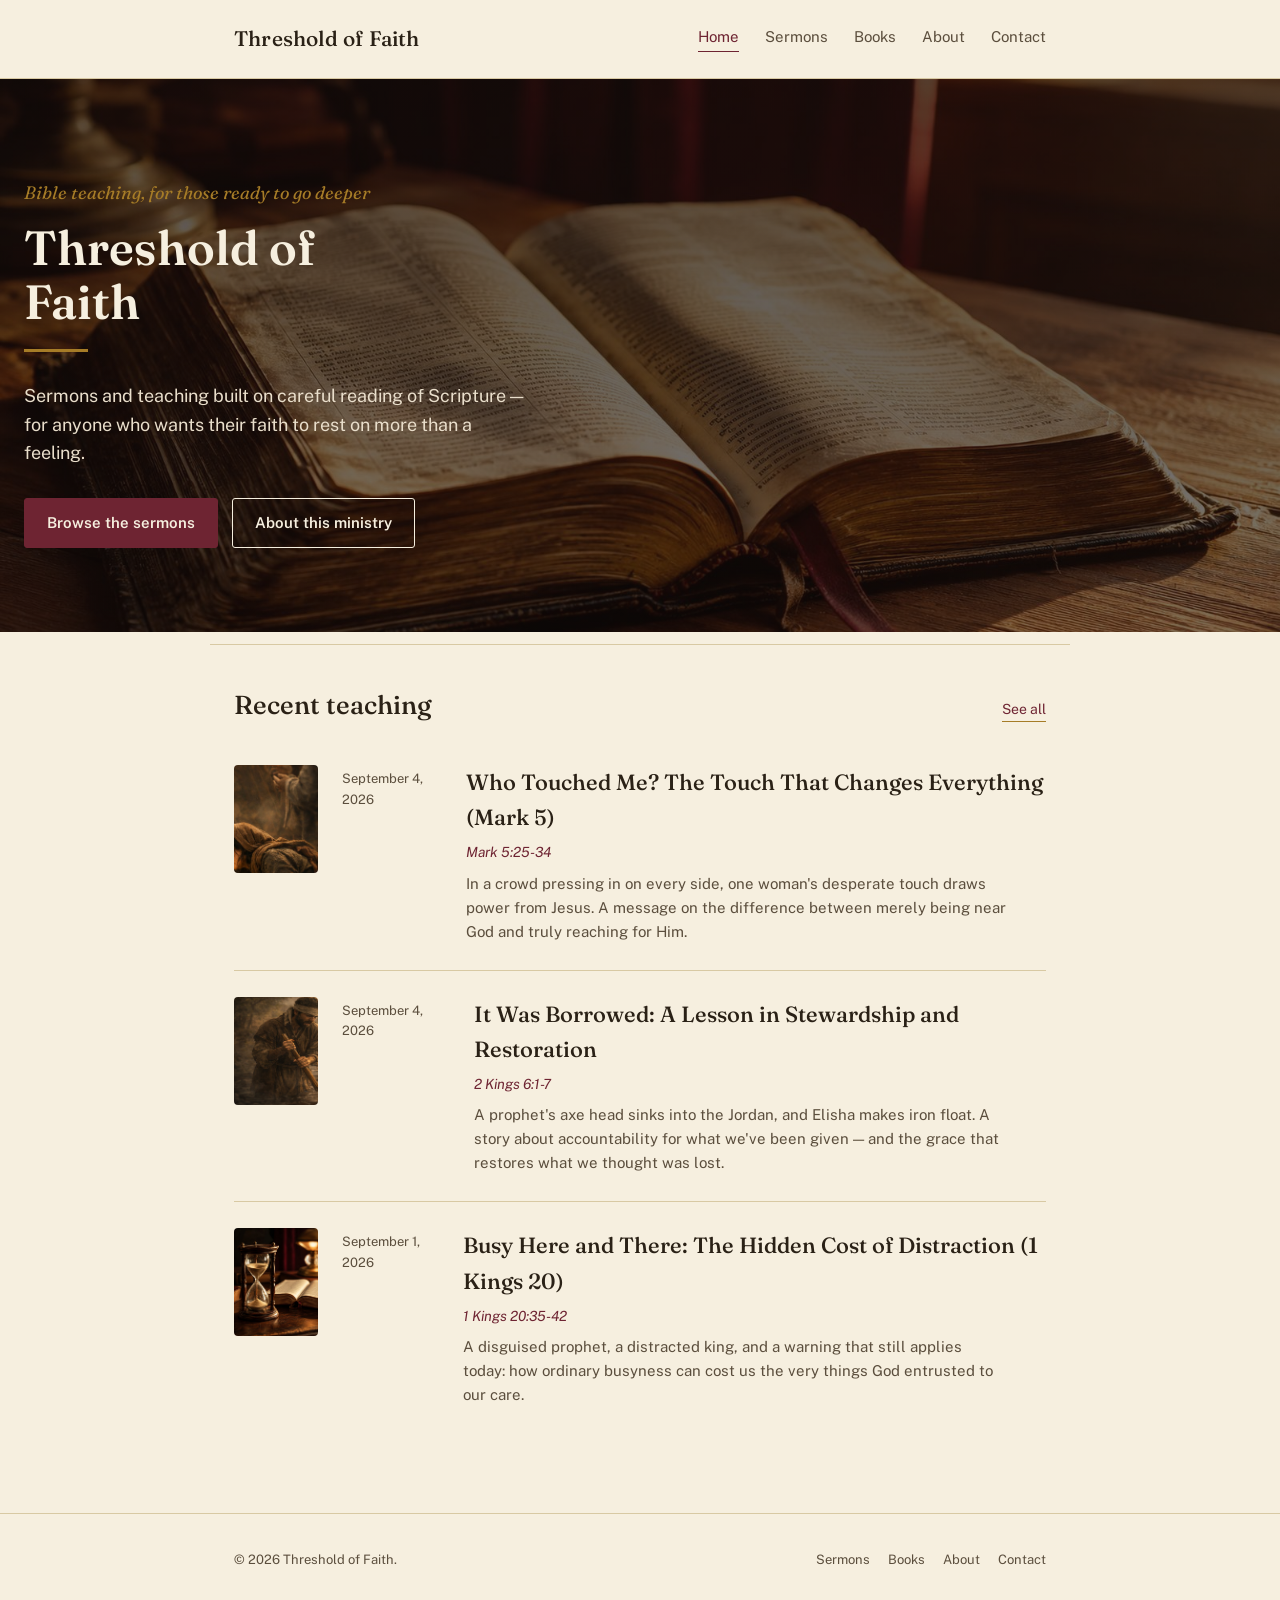
<file: index.html>
<!DOCTYPE html>
<html lang="en">
<head>
<meta charset="UTF-8">
<meta name="viewport" content="width=device-width, initial-scale=1.0">
<title>Threshold of Faith — Bible teaching for going deeper</title>
<meta name="description" content="Threshold of Faith is a home for Bible teaching and doctrine, in text and video, for those who want to go deeper than the surface.">
<link rel="stylesheet" href="style.css">
</head>
<body>

<header class="site-header">
  <div class="wrap">
    <a class="wordmark" href="index.html">Threshold of Faith</a>
    <nav class="main-nav">
      <a href="index.html" class="active">Home</a>
      <a href="sermons.html">Sermons</a>
      <a href="books.html">Books</a>
      <a href="about.html">About</a>
      <a href="contact.html">Contact</a>
    </nav>
  </div>
</header>

<section class="hero">
  <p class="kicker">Bible teaching, for those ready to go deeper</p>
  <h1>Threshold of Faith</h1>
  <div class="hero-divider"></div>
  <p class="lede">Sermons and teaching built on careful reading of Scripture — for anyone who wants their faith to rest on more than a feeling.</p>
  <a class="btn btn-primary" href="sermons.html">Browse the sermons</a>
  <a class="btn btn-outline" href="about.html">About this ministry</a>
</section>

<div class="section-heading">
  <h2>Recent teaching</h2>
  <a href="sermons.html">See all</a>
</div>
<div class="sermon-index" id="recent-sermons"></div>

<footer class="site-footer">
  <div class="wrap">
    <p>&copy; 2026 Threshold of Faith.</p>
    <nav>
      <a href="sermons.html">Sermons</a>
      <a href="books.html">Books</a>
      <a href="about.html">About</a>
      <a href="contact.html">Contact</a>
    </nav>
  </div>
</footer>

<script src="sermons-data.js"></script>
<script src="main.js"></script>
<script>renderRecent("recent-sermons", 3);</script>
</body>
</html>
</file>
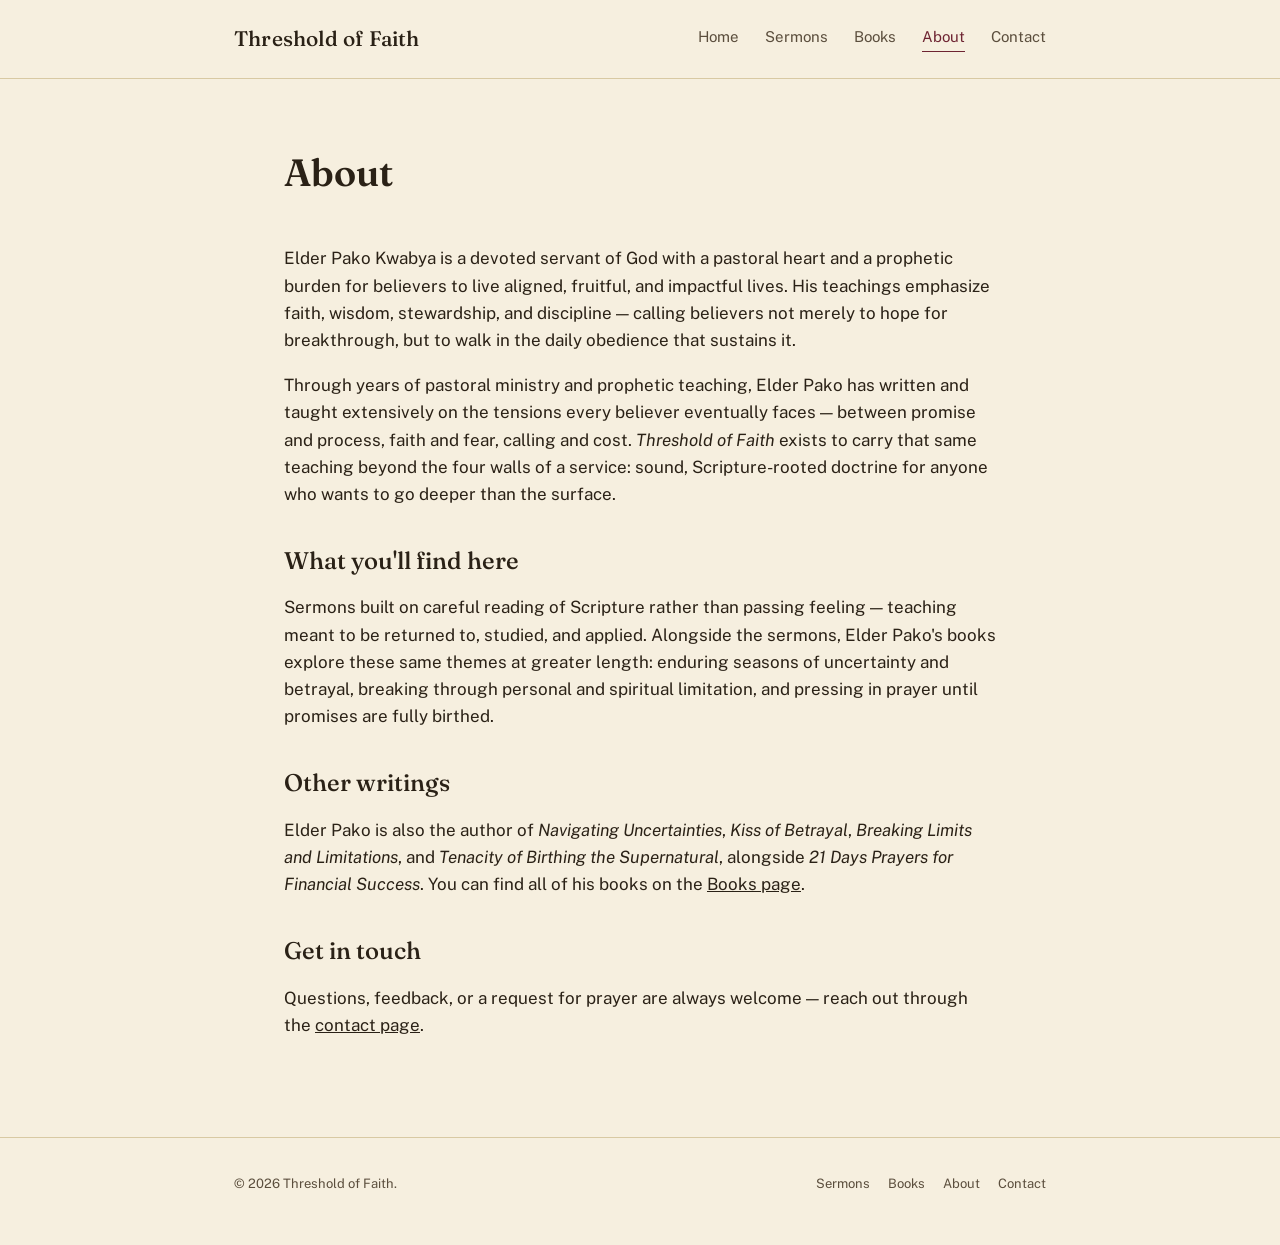
<file: about.html>
<!DOCTYPE html>
<html lang="en">
<head>
<meta charset="UTF-8">
<meta name="viewport" content="width=device-width, initial-scale=1.0">
<title>About — Threshold of Faith</title>
<meta name="description" content="About Threshold of Faith and what it exists to do.">
<link rel="stylesheet" href="style.css">
</head>
<body>

<header class="site-header">
  <div class="wrap">
    <a class="wordmark" href="index.html">Threshold of Faith</a>
    <nav class="main-nav">
      <a href="index.html">Home</a>
      <a href="sermons.html">Sermons</a>
      <a href="books.html">Books</a>
      <a href="about.html" class="active">About</a>
      <a href="contact.html">Contact</a>
    </nav>
  </div>
</header>

<div class="page-intro">
  <h1>About</h1>
</div>

<div class="prose">
  <p>Elder Pako Kwabya is a devoted servant of God with a pastoral heart and a prophetic burden for believers to live aligned, fruitful, and impactful lives. His teachings emphasize faith, wisdom, stewardship, and discipline — calling believers not merely to hope for breakthrough, but to walk in the daily obedience that sustains it.</p>
  <p>Through years of pastoral ministry and prophetic teaching, Elder Pako has written and taught extensively on the tensions every believer eventually faces — between promise and process, faith and fear, calling and cost. <em>Threshold of Faith</em> exists to carry that same teaching beyond the four walls of a service: sound, Scripture-rooted doctrine for anyone who wants to go deeper than the surface.</p>

  <h2>What you'll find here</h2>
  <p>Sermons built on careful reading of Scripture rather than passing feeling — teaching meant to be returned to, studied, and applied. Alongside the sermons, Elder Pako's books explore these same themes at greater length: enduring seasons of uncertainty and betrayal, breaking through personal and spiritual limitation, and pressing in prayer until promises are fully birthed.</p>

  <h2>Other writings</h2>
  <p>Elder Pako is also the author of <em>Navigating Uncertainties</em>, <em>Kiss of Betrayal</em>, <em>Breaking Limits and Limitations</em>, and <em>Tenacity of Birthing the Supernatural</em>, alongside <em>21 Days Prayers for Financial Success</em>. You can find all of his books on the <a href="books.html">Books page</a>.</p>

  <h2>Get in touch</h2>
  <p>Questions, feedback, or a request for prayer are always welcome — reach out through the <a href="contact.html">contact page</a>.</p>
</div>

<footer class="site-footer">
  <div class="wrap">
    <p>&copy; 2026 Threshold of Faith.</p>
    <nav>
      <a href="sermons.html">Sermons</a>
      <a href="books.html">Books</a>
      <a href="about.html">About</a>
      <a href="contact.html">Contact</a>
    </nav>
  </div>
</footer>

</body>
</html>
</file>
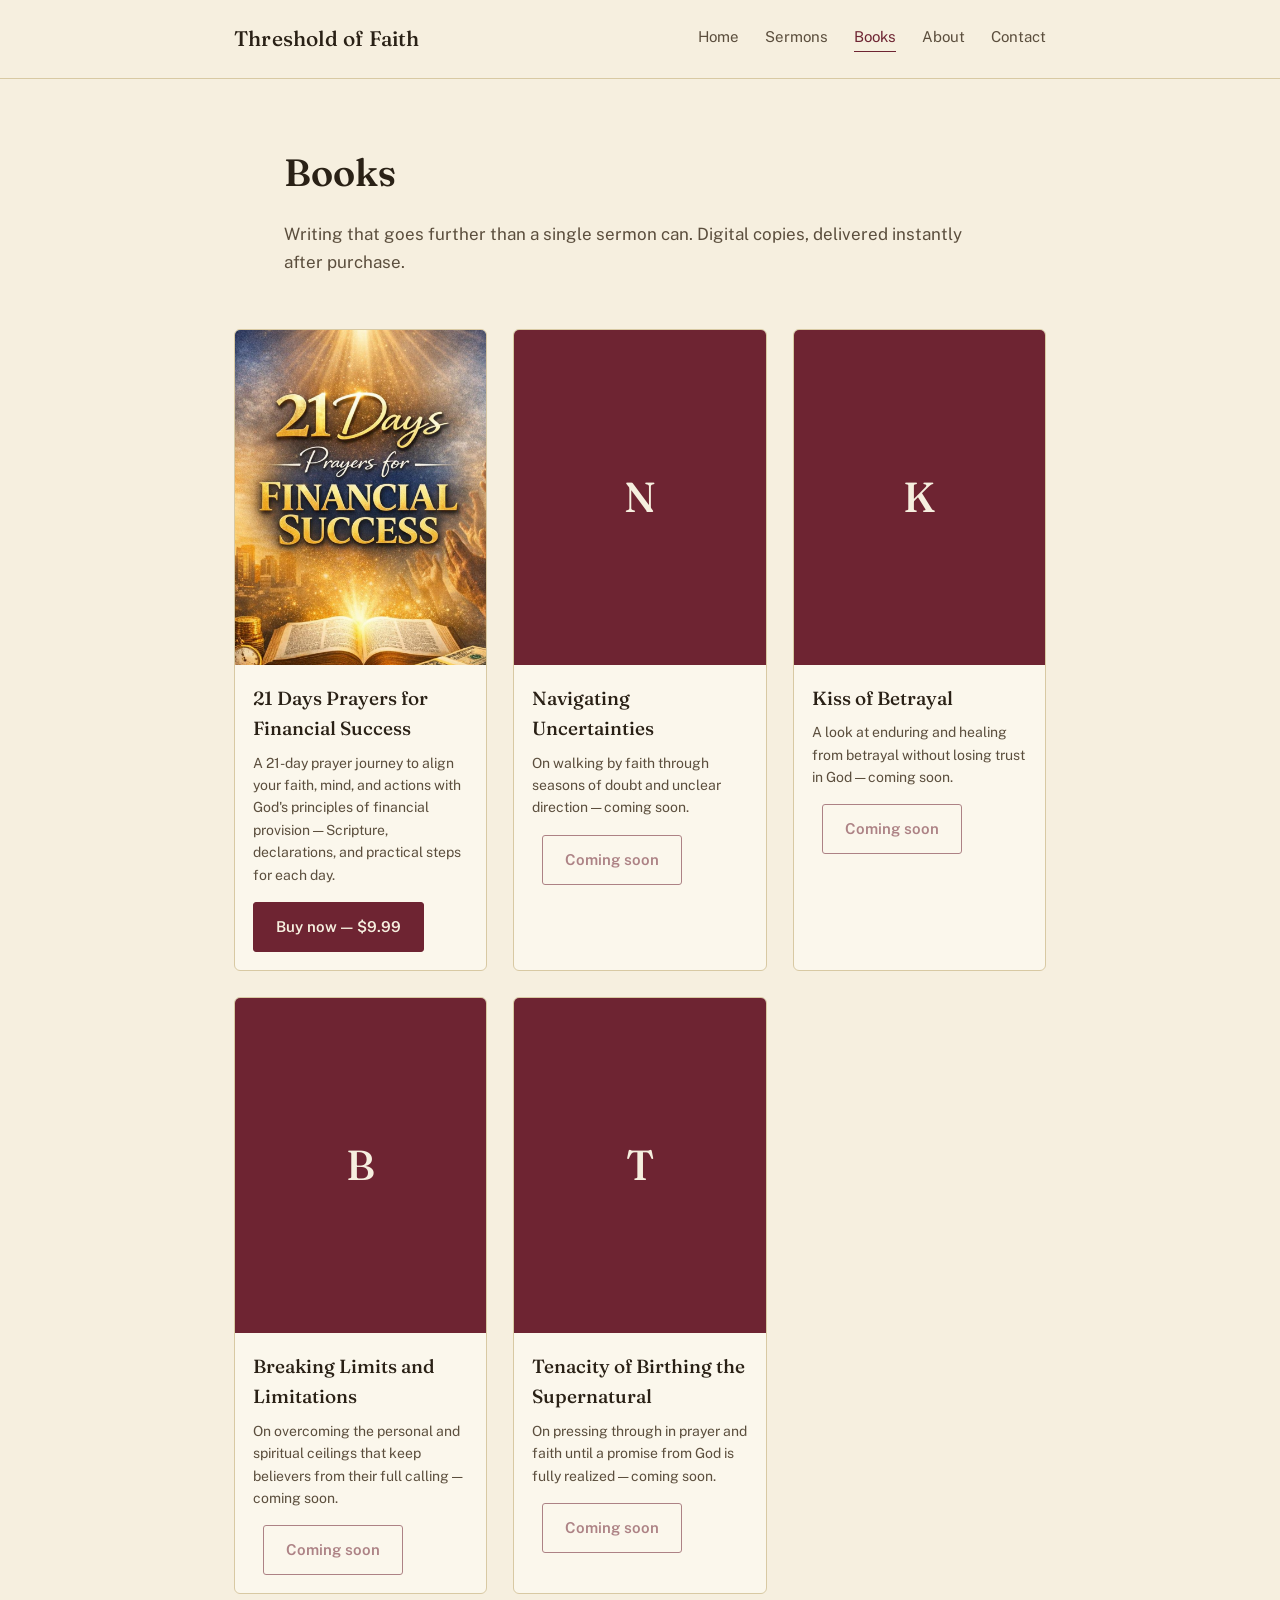
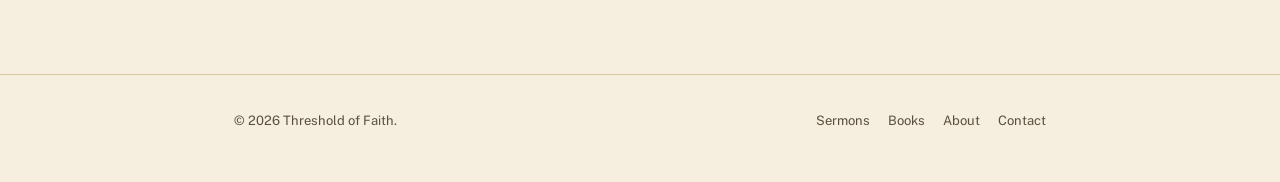
<file: books.html>
<!DOCTYPE html>
<html lang="en">
<head>
<meta charset="UTF-8">
<meta name="viewport" content="width=device-width, initial-scale=1.0">
<title>Books — Threshold of Faith</title>
<meta name="description" content="Books available from Threshold of Faith.">
<link rel="stylesheet" href="style.css">
</head>
<body>

<header class="site-header">
  <div class="wrap">
    <a class="wordmark" href="index.html">Threshold of Faith</a>
    <nav class="main-nav">
      <a href="index.html">Home</a>
      <a href="sermons.html">Sermons</a>
      <a href="books.html" class="active">Books</a>
      <a href="about.html">About</a>
      <a href="contact.html">Contact</a>
    </nav>
  </div>
</header>

<div class="page-intro">
  <h1>Books</h1>
  <p>Writing that goes further than a single sermon can. Digital copies, delivered instantly after purchase.</p>
</div>

<div class="book-grid" id="book-grid"></div>

<footer class="site-footer">
  <div class="wrap">
    <p>&copy; 2026 Threshold of Faith.</p>
    <nav>
      <a href="sermons.html">Sermons</a>
      <a href="books.html">Books</a>
      <a href="about.html">About</a>
      <a href="contact.html">Contact</a>
    </nav>
  </div>
</footer>

<script src="books-data.js"></script>
<script src="main.js"></script>
<script>renderBooks("book-grid");</script>
</body>
</html>
</file>
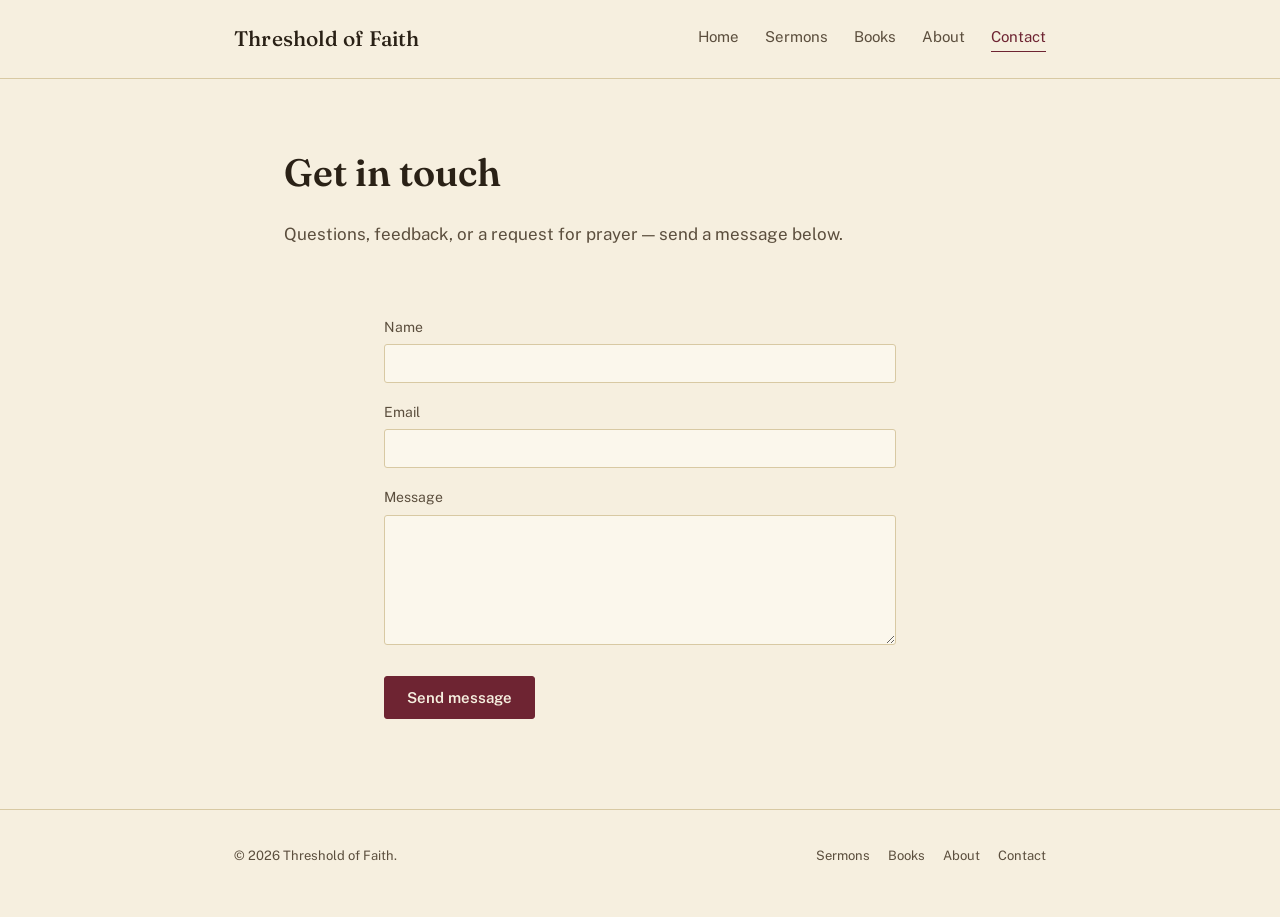
<file: contact.html>
<!DOCTYPE html>
<html lang="en">
<head>
<meta charset="UTF-8">
<meta name="viewport" content="width=device-width, initial-scale=1.0">
<title>Contact — Threshold of Faith</title>
<meta name="description" content="Get in touch with Threshold of Faith.">
<link rel="stylesheet" href="style.css">
</head>
<body>

<header class="site-header">
  <div class="wrap">
    <a class="wordmark" href="index.html">Threshold of Faith</a>
    <nav class="main-nav">
      <a href="index.html">Home</a>
      <a href="sermons.html">Sermons</a>
      <a href="books.html">Books</a>
      <a href="about.html">About</a>
      <a href="contact.html" class="active">Contact</a>
    </nav>
  </div>
</header>

<div class="page-intro">
  <h1>Get in touch</h1>
  <p>Questions, feedback, or a request for prayer — send a message below.</p>
</div>

<form class="contact-form" id="contact-form">
  <label for="name">Name</label>
  <input type="text" id="name" name="name" required>

  <label for="email">Email</label>
  <input type="email" id="email" name="email" required>

  <label for="message">Message</label>
  <textarea id="message" name="message" required></textarea>

  <button type="submit" class="btn btn-primary">Send message</button>
</form>

<footer class="site-footer">
  <div class="wrap">
    <p>&copy; 2026 Threshold of Faith.</p>
    <nav>
      <a href="sermons.html">Sermons</a>
      <a href="books.html">Books</a>
      <a href="about.html">About</a>
      <a href="contact.html">Contact</a>
    </nav>
  </div>
</footer>

<script src="main.js"></script>
<script>wireContactForm("contact-form", "you@example.com");</script>
</body>
</html>
</file>
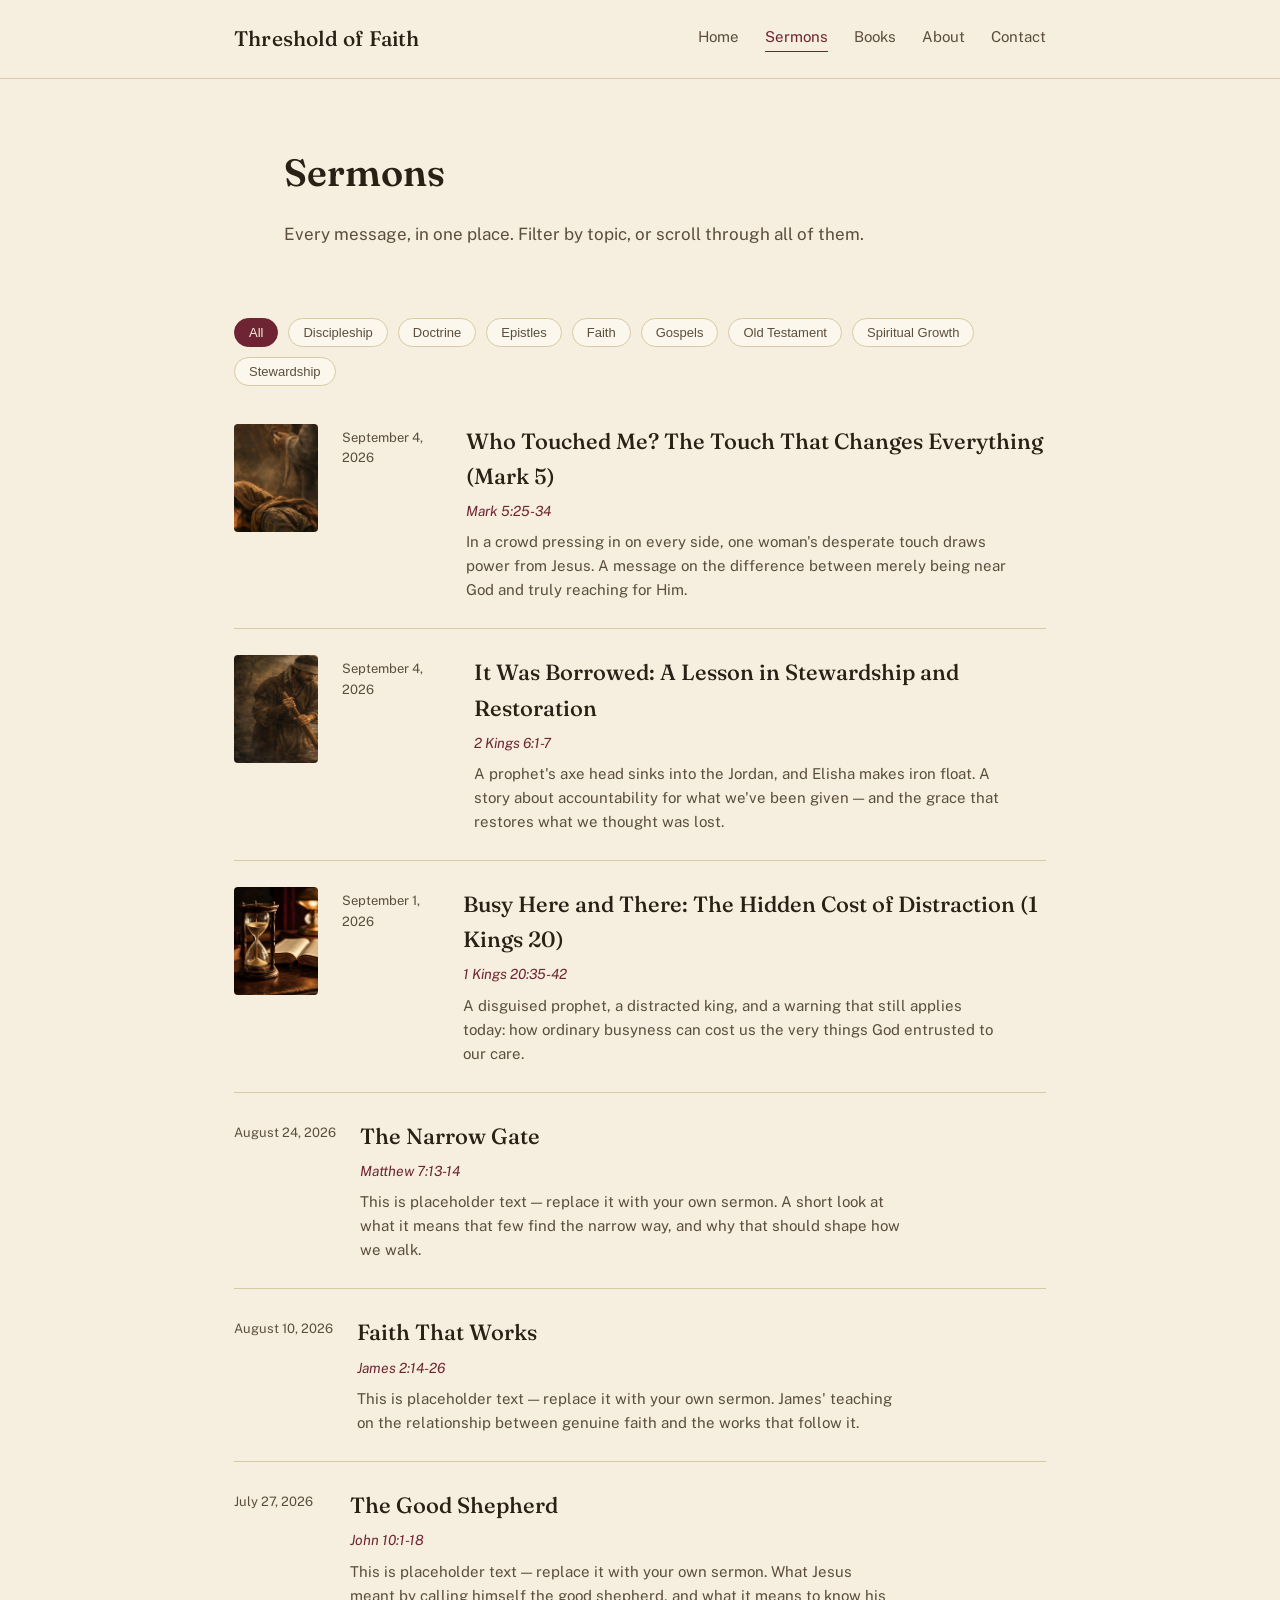
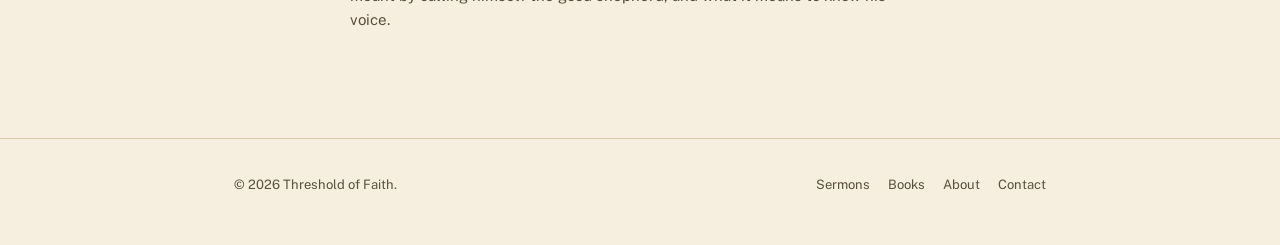
<file: sermons.html>
<!DOCTYPE html>
<html lang="en">
<head>
<meta charset="UTF-8">
<meta name="viewport" content="width=device-width, initial-scale=1.0">
<title>Sermons — Threshold of Faith</title>
<meta name="description" content="All sermons and Bible teaching from Threshold of Faith.">
<link rel="stylesheet" href="style.css">
</head>
<body>

<header class="site-header">
  <div class="wrap">
    <a class="wordmark" href="index.html">Threshold of Faith</a>
    <nav class="main-nav">
      <a href="index.html">Home</a>
      <a href="sermons.html" class="active">Sermons</a>
      <a href="books.html">Books</a>
      <a href="about.html">About</a>
      <a href="contact.html">Contact</a>
    </nav>
  </div>
</header>

<div class="page-intro">
  <h1>Sermons</h1>
  <p>Every message, in one place. Filter by topic, or scroll through all of them.</p>
</div>

<div class="filter-bar" id="filter-bar"></div>
<div class="sermon-index" id="sermon-list"></div>

<footer class="site-footer">
  <div class="wrap">
    <p>&copy; 2026 Threshold of Faith.</p>
    <nav>
      <a href="sermons.html">Sermons</a>
      <a href="books.html">Books</a>
      <a href="about.html">About</a>
      <a href="contact.html">Contact</a>
    </nav>
  </div>
</footer>

<script src="sermons-data.js"></script>
<script src="main.js"></script>
<script>renderArchive("sermon-list", "filter-bar");</script>
</body>
</html>
</file>
<file: style.css>
@import url('https://fonts.googleapis.com/css2?family=Fraunces:opsz,wght@9..144,400;9..144,500;9..144,600&family=Public+Sans:wght@400;500;600&display=swap');

:root {
  --paper: #f6efdf;
  --paper-deep: #ece0c4;
  --card: #fbf7ec;
  --ink: #2a2116;
  --ink-soft: #5b4e3d;
  --burgundy: #6e2432;
  --burgundy-deep: #4e1a24;
  --gold: #a67c27;
  --rule: #d8c9a3;

  --font-display: 'Fraunces', Georgia, serif;
  --font-body: 'Public Sans', -apple-system, sans-serif;
}

* { box-sizing: border-box; }

html { scroll-behavior: smooth; }

body {
  margin: 0;
  background: var(--paper);
  color: var(--ink);
  font-family: var(--font-body);
  font-size: 16px;
  line-height: 1.6;
}

a { color: inherit; }

.wrap {
  max-width: 760px;
  margin: 0 auto;
  padding: 0 24px;
}

/* Header */
.site-header {
  border-bottom: 1px solid var(--rule);
  padding: 22px 0;
}
.site-header .wrap {
  display: flex;
  align-items: center;
  justify-content: space-between;
  max-width: 860px;
}
.wordmark {
  font-family: var(--font-display);
  font-size: 21px;
  font-weight: 500;
  text-decoration: none;
  color: var(--ink);
  letter-spacing: 0.2px;
}
nav.main-nav { display: flex; gap: 26px; }
nav.main-nav a {
  text-decoration: none;
  color: var(--ink-soft);
  font-size: 15px;
  border-bottom: 1px solid transparent;
  padding-bottom: 2px;
  transition: border-color 0.15s ease, color 0.15s ease;
}
nav.main-nav a:hover,
nav.main-nav a.active {
  color: var(--burgundy);
  border-color: var(--burgundy);
}
.nav-toggle { display: none; }

/* Hero */
.hero {
  position: relative;
  max-width: none;
  margin: 0;
  padding: 100px 24px 84px;
  background: linear-gradient(180deg, rgba(20,12,10,0.72), rgba(20,12,10,0.55)), url('hero-open-bible.jpg');
  background-size: cover;
  background-position: center 35%;
}
.hero .inner { max-width: 860px; margin: 0 auto; }
.hero .kicker {
  font-family: var(--font-display);
  font-style: italic;
  color: var(--gold);
  font-size: 18px;
  margin: 0 0 14px;
}
.hero h1 {
  font-family: var(--font-display);
  font-size: 48px;
  font-weight: 600;
  line-height: 1.12;
  margin: 0 0 20px;
  max-width: 11ch;
  color: var(--paper);
}
.hero p.lede {
  font-size: 18px;
  color: #e9decb;
  max-width: 46ch;
  margin: 0 0 30px;
}
.hero-divider {
  width: 64px;
  height: 3px;
  background: var(--gold);
  margin: 0 0 30px;
}
.btn {
  display: inline-block;
  font-family: var(--font-body);
  font-weight: 600;
  font-size: 15px;
  text-decoration: none;
  padding: 12px 22px;
  border-radius: 3px;
  border: 1px solid var(--burgundy);
}
.btn-primary {
  background: var(--burgundy);
  color: var(--paper);
}
.btn-primary:hover { background: var(--burgundy-deep); }
.btn-outline {
  background: transparent;
  color: var(--burgundy);
  margin-left: 10px;
}
.btn-outline:hover { background: var(--paper-deep); }
.hero .btn-outline {
  color: var(--paper);
  border-color: var(--paper);
}
.hero .btn-outline:hover { background: rgba(255,255,255,0.12); }

/* Section heading */
.section-heading {
  display: flex;
  align-items: baseline;
  justify-content: space-between;
  max-width: 860px;
  margin: 0 auto;
  padding: 0 24px;
  border-top: 1px solid var(--rule);
  padding-top: 40px;
  margin-top: 12px;
}
.section-heading h2 {
  font-family: var(--font-display);
  font-size: 26px;
  font-weight: 500;
  margin: 0;
}
.section-heading a {
  font-size: 14px;
  color: var(--burgundy);
  text-decoration: none;
  border-bottom: 1px solid var(--gold);
}

/* Sermon index list */
.sermon-index {
  max-width: 860px;
  margin: 0 auto;
  padding: 12px 24px 60px;
}
.sermon-row {
  display: flex;
  gap: 24px;
  padding: 26px 0;
  border-bottom: 1px solid var(--rule);
  text-decoration: none;
  color: inherit;
}
.sermon-row:last-child { border-bottom: none; }
.sermon-row .thumb {
  width: 84px;
  height: 108px;
  object-fit: cover;
  border-radius: 4px;
  flex-shrink: 0;
}
.sermon-row .date {
  font-family: var(--font-body);
  font-size: 13px;
  color: var(--ink-soft);
  min-width: 92px;
  padding-top: 4px;
}
.sermon-row .details h3 {
  font-family: var(--font-display);
  font-size: 22px;
  font-weight: 500;
  margin: 0 0 6px;
  color: var(--ink);
}
.sermon-row .details .scripture {
  font-style: italic;
  color: var(--burgundy);
  font-size: 14px;
  margin: 0 0 8px;
}
.sermon-row .details p.summary {
  margin: 0;
  color: var(--ink-soft);
  font-size: 15px;
  max-width: 60ch;
}
.sermon-row:hover .details h3 { color: var(--burgundy); }

/* Filter bar (sermons archive page) */
.filter-bar {
  max-width: 860px;
  margin: 0 auto;
  padding: 28px 24px 0;
  display: flex;
  gap: 10px;
  flex-wrap: wrap;
}
.filter-chip {
  font-size: 13px;
  padding: 6px 14px;
  border: 1px solid var(--rule);
  border-radius: 20px;
  background: var(--card);
  color: var(--ink-soft);
  cursor: pointer;
}
.filter-chip.active {
  background: var(--burgundy);
  border-color: var(--burgundy);
  color: var(--paper);
}

/* About / page intro blocks */
.page-intro {
  max-width: 760px;
  margin: 0 auto;
  padding: 64px 24px 24px;
}
.page-intro h1 {
  font-family: var(--font-display);
  font-size: 38px;
  font-weight: 600;
  margin: 0 0 18px;
}
.page-intro p { color: var(--ink-soft); font-size: 17px; }

.prose { max-width: 760px; margin: 0 auto; padding: 0 24px 60px; }
.prose p { font-size: 17px; color: var(--ink); margin: 0 0 18px; }
.prose p strong { color: var(--burgundy-deep); font-weight: 600; }
.prose h2 {
  font-family: var(--font-display);
  font-size: 24px;
  font-weight: 500;
  margin: 34px 0 14px;
}

/* Sermon detail */
.sermon-detail .page-intro { padding-bottom: 8px; }
.sermon-banner {
  width: 100%;
  max-height: 340px;
  object-fit: cover;
  object-position: center 35%;
  display: block;
}
.sermon-meta {
  display: flex;
  gap: 18px;
  flex-wrap: wrap;
  font-size: 14px;
  color: var(--ink-soft);
  margin-bottom: 8px;
}
.sermon-meta .scripture { font-style: italic; color: var(--burgundy); }
.video-frame {
  max-width: 860px;
  margin: 28px auto 0;
  padding: 0 24px;
}
.video-frame .ratio {
  position: relative;
  padding-top: 56.25%;
  background: var(--ink);
  border-radius: 4px;
  overflow: hidden;
}
.video-frame iframe {
  position: absolute;
  inset: 0;
  width: 100%;
  height: 100%;
  border: 0;
}

/* Contact form */
.contact-form { max-width: 560px; margin: 0 auto; padding: 8px 24px 70px; }
.contact-form label {
  display: block;
  font-size: 14px;
  color: var(--ink-soft);
  margin: 18px 0 6px;
}
.contact-form input,
.contact-form textarea {
  width: 100%;
  font-family: var(--font-body);
  font-size: 15px;
  padding: 10px 12px;
  border: 1px solid var(--rule);
  border-radius: 3px;
  background: var(--card);
  color: var(--ink);
}
.contact-form textarea { min-height: 130px; resize: vertical; }
.contact-form button { margin-top: 24px; cursor: pointer; }

/* Books page */
.book-grid {
  max-width: 860px;
  margin: 0 auto;
  padding: 12px 24px 60px;
  display: grid;
  grid-template-columns: repeat(auto-fill, minmax(220px, 1fr));
  gap: 26px;
}
.book-card {
  background: var(--card);
  border: 1px solid var(--rule);
  border-radius: 6px;
  overflow: hidden;
  display: flex;
  flex-direction: column;
}
.book-cover {
  aspect-ratio: 3 / 4;
  width: 100%;
  display: block;
  object-fit: cover;
}
.book-cover-placeholder {
  background: var(--burgundy);
  color: var(--paper);
  font-family: var(--font-display);
  font-size: 42px;
  font-weight: 500;
  display: flex;
  align-items: center;
  justify-content: center;
}
.book-info { padding: 18px; }
.book-info h3 {
  font-family: var(--font-display);
  font-size: 19px;
  font-weight: 500;
  margin: 0 0 8px;
}
.book-info p {
  font-size: 14px;
  color: var(--ink-soft);
  margin: 0 0 16px;
}
.btn-disabled {
  opacity: 0.55;
  cursor: default;
  pointer-events: none;
}

/* Footer */
.site-footer {
  border-top: 1px solid var(--rule);
  margin-top: 20px;
  padding: 36px 0 50px;
}
.site-footer .wrap {
  max-width: 860px;
  display: flex;
  justify-content: space-between;
  align-items: center;
  flex-wrap: wrap;
  gap: 12px;
}
.site-footer p {
  font-size: 13px;
  color: var(--ink-soft);
  margin: 0;
}
.site-footer nav { display: flex; gap: 18px; }
.site-footer nav a {
  font-size: 13px;
  color: var(--ink-soft);
  text-decoration: none;
}
.site-footer nav a:hover { color: var(--burgundy); }

/* Empty state */
.empty-state {
  max-width: 760px;
  margin: 0 auto;
  padding: 40px 24px 70px;
  color: var(--ink-soft);
  font-size: 15px;
}

@media (max-width: 640px) {
  .hero h1 { font-size: 34px; max-width: 100%; }
  nav.main-nav { gap: 16px; }
  .sermon-row { flex-direction: column; gap: 6px; }
  .sermon-row .date { min-width: 0; }
}
</file>
